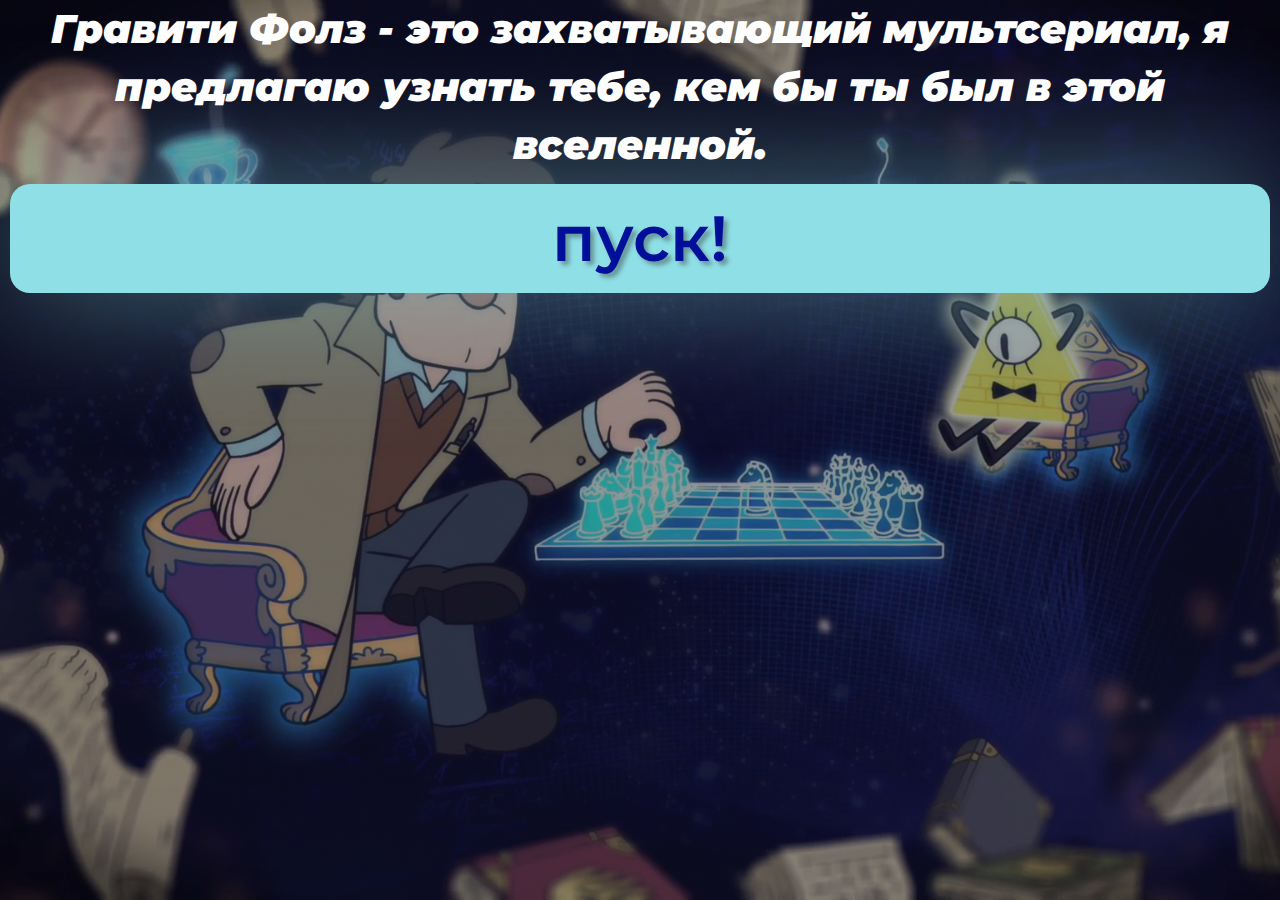
<file: index.html>
<!DOCTYPE html>
<html lang="ru">
<head>
    <meta charset="UTF-8">
    <meta http-equiv="X-UA-Compatible" content="IE=edge">
    <meta name="viewport" content="width=device-width, initial-scale=1.0">
    <title>тест, кто ты из гравити фолз</title>
    <link rel="stylesheet" href="css/style.css">
</head>
<body>
    <div class="container">
        <h1 class="welcome">Гравити Фолз - это захватывающий мультсериал,
            я предлагаю узнать тебе, кем бы ты был в этой вселенной.</h1>
        <a href="2.html" class="start">пуск!</a>
    </div>
</body>
</html>
</file>
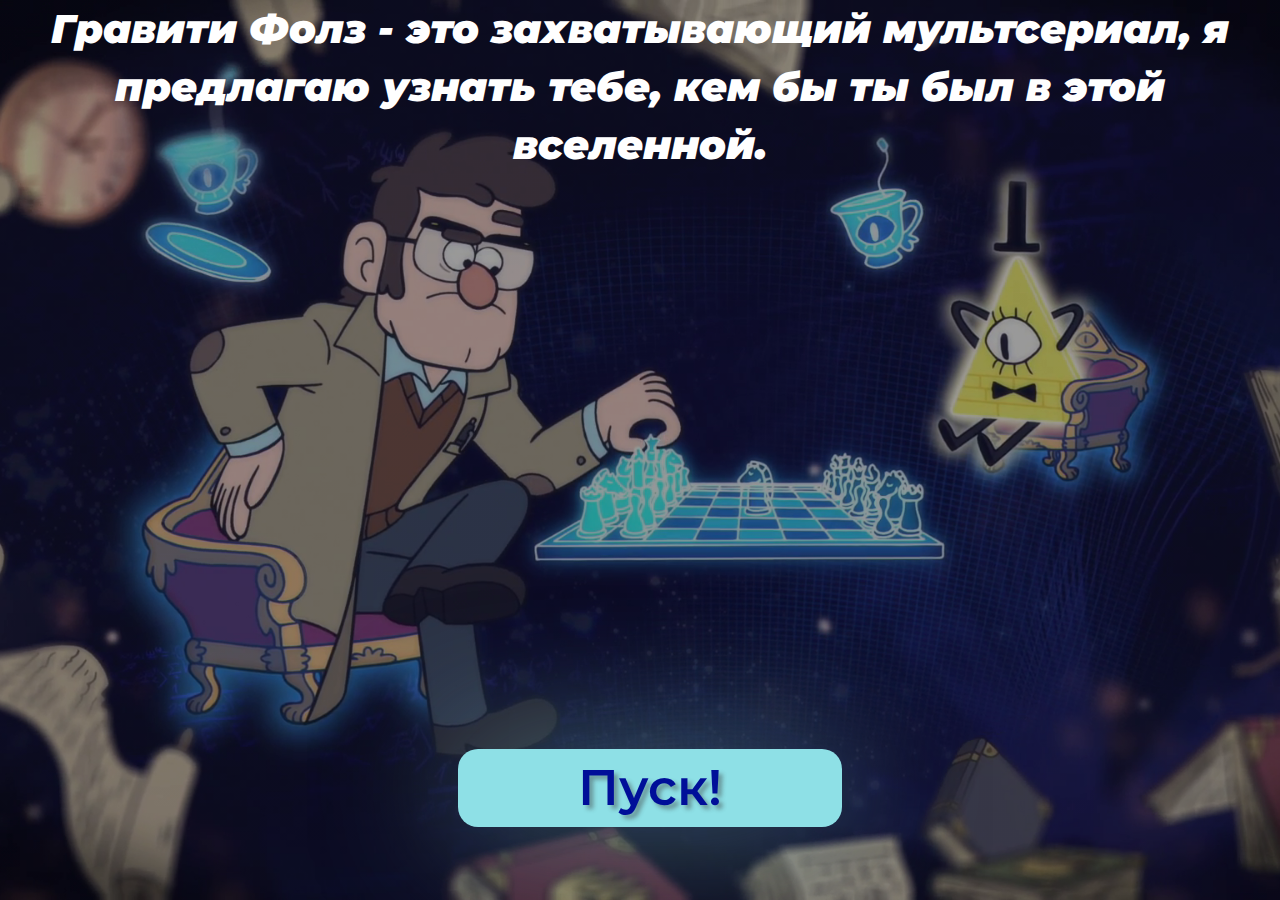
<file: 1-project/index.html>
<!DOCTYPE html>
<html lang="ru">
<head>
    <meta charset="UTF-8">
    <meta http-equiv="X-UA-Compatible" content="IE=edge">
    <meta name="viewport" content="width=device-width, initial-scale=1.0">
    <title>тест, кто ты из гравити фолз</title>
    <link rel="stylesheet" href="css/style.css">
</head>
<body>
    <div class="container">
        <h1 class="welcome">Гравити Фолз - это захватывающий мультсериал,
            я предлагаю узнать тебе, кем бы ты был в этой вселенной.</h1>
        <a href="2.html" class="start">Пуск!</a>
    </div>
</body>
</html>
</file>
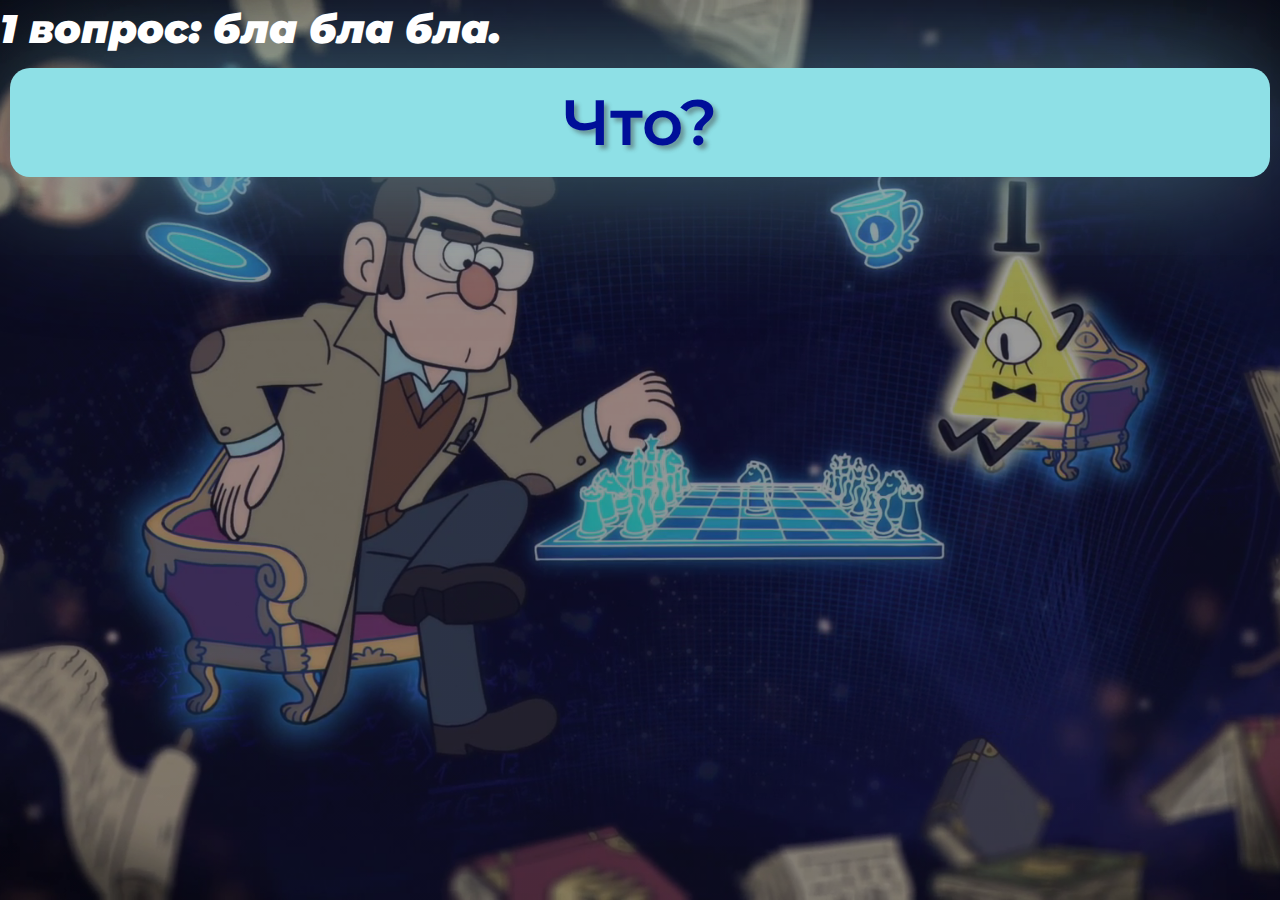
<file: 2.html>
<!DOCTYPE html>
<html lang="ru">
<head>
    <meta charset="UTF-8">
    <meta http-equiv="X-UA-Compatible" content="IE=edge">
    <meta name="viewport" content="width=device-width, initial-scale=1.0">
    <title>тест, кто ты из гравити фолз</title>
    <link rel="stylesheet" href="css/style.css">
</head>
<body>
    <div class="container">
        <h1 class="welcome">1 вопрос: бла бла бла.</h1>
        <a href="#" class="start">Что?</a>
    </div>
</body>
</html>
</file>
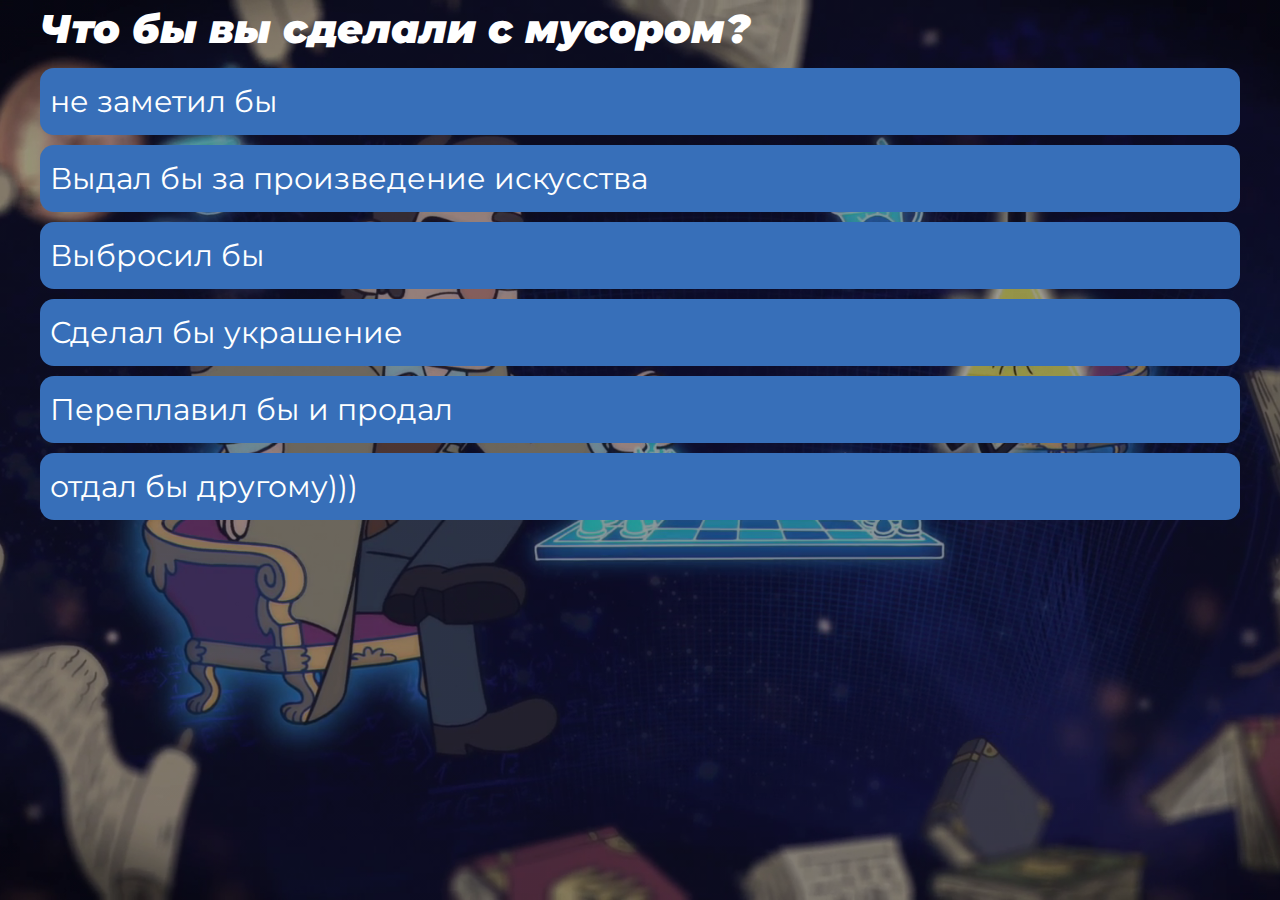
<file: 1-project/2.html>
<!DOCTYPE html>
<html lang="ru">
<head>
    <meta charset="UTF-8">
    <meta http-equiv="X-UA-Compatible" content="IE=edge">
    <meta name="viewport" content="width=device-width, initial-scale=1.0">
    <title>тест, кто ты из гравити фолз</title>
    <link rel="stylesheet" href="css/style.css">
</head>
<body>
    <div class="container">
        <h1 class="welcome">1 вопрос: Что бы вы сделали с мусором?</h1>
        <ul class="answer"></ul>
        <a href="index.html" id="prBtn" class="pref">назад</a>
    </div>
    <script>src="JSON/questions.json"</script>        
    <script src="scripts/main.js"></script>
</body>
</html>
</file>
<file: css/style.css>
@import url('https://fonts.googleapis.com/css2?family=Montserrat:wght@900&display=swap&subset=cyrillic-ext');
*{
    padding: 0;
    margin: 0;
    border: 0;
    
}
a{
    text-decoration: none;
}
html {
    background-color: rgb(88, 72, 72);

}
html, body {
    height: 100%;
    color: rgb(255, 255, 255);

}
.container{
    background: linear-gradient( rgba(0, 0, 0, 0.4), rgba(0, 0, 0, 0.4)), url(../img/693740\ 1.png) center no-repeat;
    background-size: cover;
    position: relative;
    display: block;
    height: 100%;
    
}
.welcome{
    font-family: 'Montserrat';
    font-style: italic;
    font-weight: 900;
    font-size: 40px;
    line-height: 58px;
    display: flex;
    align-items: center;
    text-align: center;
}
.start{
    background: #8EE0E6;
    box-shadow: 0px 0px 137px rgba(142, 224, 229, 0.5);
    border-radius: 20px;
    font-family: 'Montserrat';
    font-style: normal;
    font-weight: 600;
    font-size: 64px;
    line-height: 78px;
    /* identical to box height */

    display: flex;
    align-items: center;
    text-align: center;

    color: #000f99;

    text-shadow: 4px 4px 4px rgba(57, 57, 57, 0.44);
    padding: 1.2% 44%;
    margin: 10px;
    justify-content: center;
}
.start:hover{
    background-color: #47a3aa;
    color: rgb(0, 4, 63);
}
</file>
<file: 1-project/css/style.css>
@import url('https://fonts.googleapis.com/css2?family=Montserrat:wght@900&display=swap&subset=cyrillic-ext');
*{
    padding: 0;
    margin: 0;
    border: 0;
    
}
a{
    text-decoration: none;
}
html {
    background-color: rgb(88, 72, 72);

}
html, body {
    height: 100%;
    color: rgb(255, 255, 255);

}
.container{
    position: relative;
    display: block;
    height: 100%;
    max-width: 1200px;
    left: 50%;
    -webkit-transform: translate(-50%, 0);
    transform: translate(-50%, 0);

}
body{
    background: linear-gradient( rgba(0, 0, 0, 0.4), rgba(0, 0, 0, 0.4)), url(../img/693740\ 1.png) center no-repeat;
    background-size: cover;
}
.welcome{
    font-family: 'Montserrat';
    font-style: italic;
    font-weight: 900;
    font-size: 40px;
    line-height: 58px;
    display: flex;
    align-items: center;
    text-align: center;
}
.start{
    background: #8EE0E6;
    box-shadow: 0px 0px 137px rgba(142, 224, 229, 0.5);
    border-radius: 20px;
    font-family: 'Montserrat';
    font-style: normal;
    font-weight: 600;
    font-size: 50px;
    line-height: 78px;
    /* identical to box height */

    display: flex;
    align-items: center;
    text-align: center;

    color: #000f99;

    text-shadow: 4px 4px 4px rgba(57, 57, 57, 0.44);
    padding: 0% 10%;
    margin: 10px;
    justify-content: center;
    position: absolute;
    bottom: 7%;
    left: 50%;
    -webkit-transform: translate(-50%, 0);
    transform: translate(-50%, 0);
}
.start:hover{
    background-color: #47a3aa;
    color: rgb(0, 4, 63);
}
li{
    background: #376FB9;
    margin-top: 10px;
    padding: 15px 10px;
    border-radius: 14px;
    font-size: 30px;
    cursor: pointer;
    font-family: 'Montserrat';
    list-style: none;
    
}
li:hover{
    background-color: #2e5a94;
    color: rgb(161, 142, 142);
}
li:active{
    background-color:#244879
}
.pref{
    background: #000000;
    box-shadow: 0px 0px 137px rgba(142, 224, 229, 0.5);
    border-radius: 30px;
    font-family: 'Montserrat';
    font-style: normal;
    font-weight: 600;
    font-size: 24px;
    line-height: 78px;
    /* identical to box height */

    display: flex;
    align-items: center;
    text-align: center;

    color: #BDDAFF;

    text-shadow: 4px 4px 4px rgba(57, 57, 57, 0.44);
    padding: 0% 10%;
    margin: 10px;
    justify-content: center;
    position: absolute;
    bottom: 7%;
    border: 4px solid #BDDAFF;
    left: 50%;
    -webkit-transform: translate(-50%, 0);
    transform: translate(-50%, 0);
}
.start:hover{
    background-color: #47a3aa;
    color: rgb(0, 4, 63);
}

.space {
    position: relative;
    width: 100%;
    height: 2%;
  }
</file>
